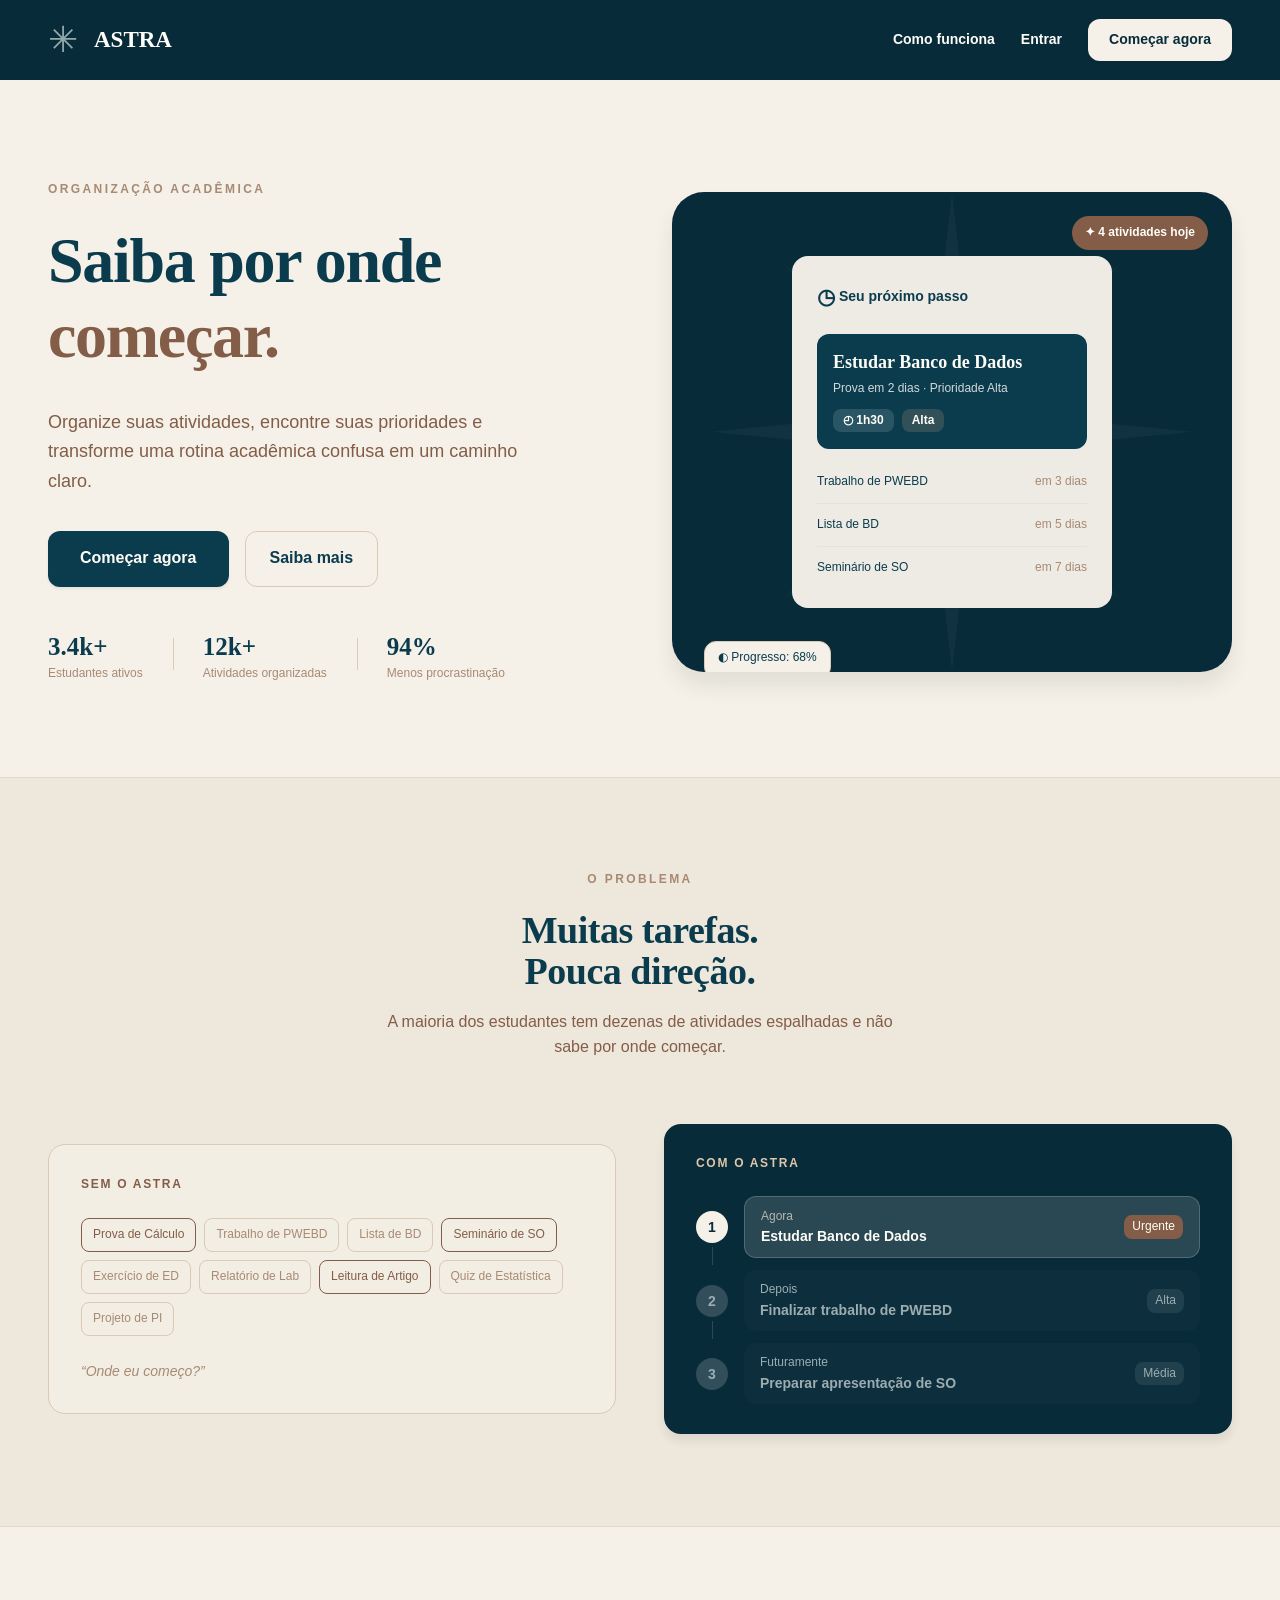
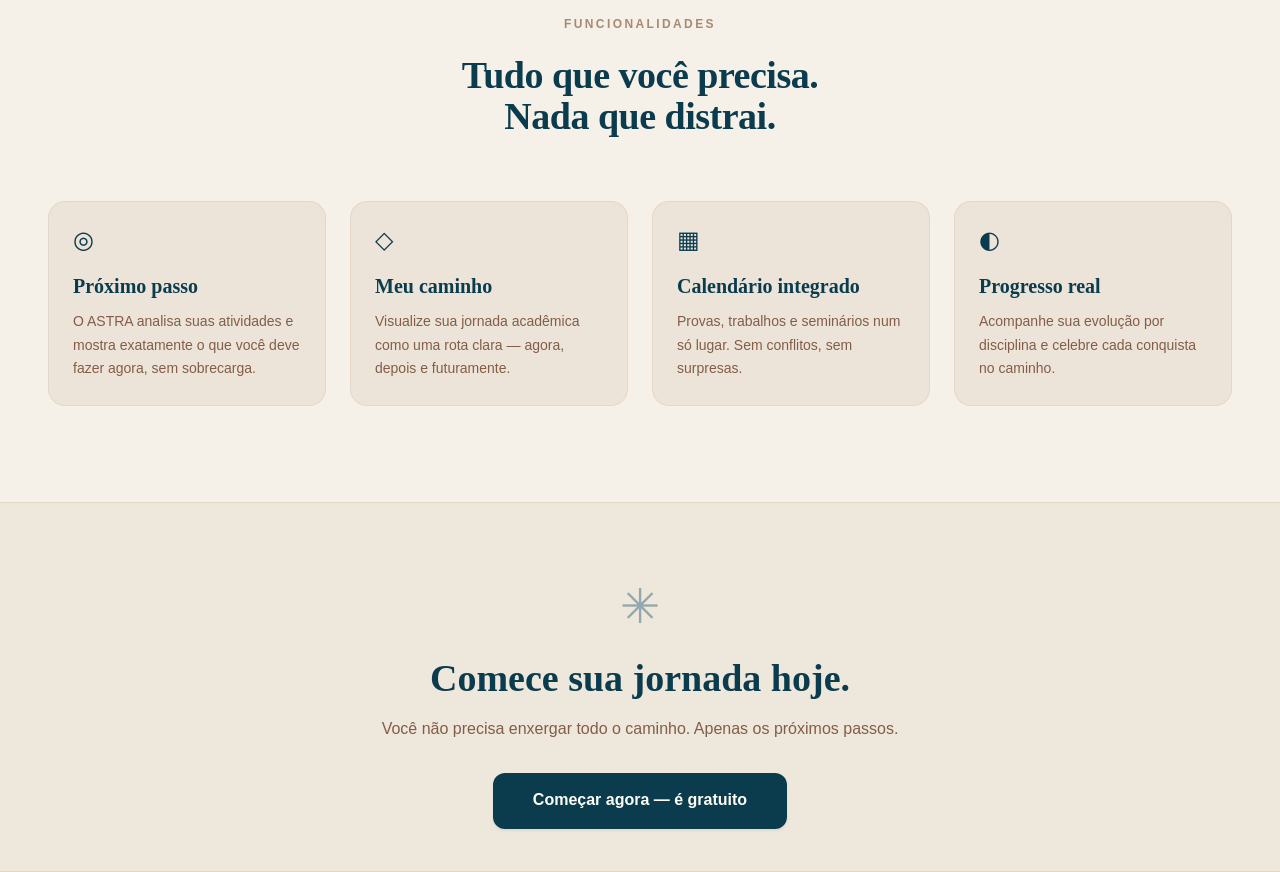
<file: index.html>
<!DOCTYPE html>
<html lang="pt-BR">
<head>
  <meta charset="UTF-8">
  <meta name="viewport" content="width=device-width, initial-scale=1">
  <meta name="description" content="Organize suas atividades, encontre suas prioridades e transforme uma rotina acadêmica confusa em um caminho claro com o ASTRA.">
  <title>ASTRA — Saiba por onde começar</title>
  <link rel="icon" type="image/svg+xml" href="data:image/svg+xml,%3Csvg xmlns='http://www.w3.org/2000/svg' viewBox='0 0 32 32'%3E%3Crect width='32' height='32' rx='7' fill='%23082938'/%3E%3Cpath d='M16 3l2 11 11 2-11 2-2 11-2-11-11-2 11-2z' fill='%23f5f1e9'/%3E%3C/svg%3E">
  <link rel="stylesheet" href="css/style.css">
  <script src="js/script.js" defer></script>
</head>
<body>
  <a class="skip-link" href="#inicio">Pular para o conteúdo</a>
  <header class="header">
    <a href="#inicio" class="brand" aria-label="ASTRA, início"><span class="star" aria-hidden="true">✳</span> ASTRA</a>
    <button class="menu-toggle" aria-controls="navigation" aria-expanded="false" aria-label="Abrir menu"><span></span><span></span><span></span></button>
    <nav id="navigation" aria-label="Menu principal">
      <a href="#funcionalidades">Como funciona</a>
      <a class="nav-login" href="login.html">Entrar</a>
      <a class="button button-light" href="login.html?modo=cadastro">Começar agora</a>
    </nav>
  </header>
  <main>
    <section id="inicio" class="hero container">
      <div class="hero-copy">
        <p class="eyebrow">Organização acadêmica</p>
        <h1>Saiba por onde<br><span>começar.</span></h1>
        <p class="hero-description">Organize suas atividades, encontre suas prioridades e transforme uma rotina acadêmica confusa em um caminho claro.</p>
        <div class="hero-actions"><a class="button" href="login.html?modo=cadastro">Começar agora</a><a class="button button-outline" href="#problema">Saiba mais</a></div>
        <div class="stats" aria-label="Estatísticas ilustrativas do projeto">
          <div><strong>3.4k+</strong><span>Estudantes ativos</span></div>
          <div><strong>12k+</strong><span>Atividades organizadas</span></div>
          <div><strong>94%</strong><span>Menos procrastinação</span></div>
        </div>
      </div>
      <div class="hero-preview" aria-label="Exemplo de organização no ASTRA">
        <div class="compass" aria-hidden="true"></div>
        <span class="activity-badge">✦ 4 atividades hoje</span>
        <div class="next-card">
          <p class="next-heading"><span aria-hidden="true">◷</span> Seu próximo passo</p>
          <div class="current-task"><h3>Estudar Banco de Dados</h3><p>Prova em 2 dias · Prioridade Alta</p><div class="task-tags"><span>◴ 1h30</span><span>Alta</span></div></div>
          <ul class="upcoming"><li><span>Trabalho de PWEBD</span><time>em 3 dias</time></li><li><span>Lista de BD</span><time>em 5 dias</time></li><li><span>Seminário de SO</span><time>em 7 dias</time></li></ul>
        </div>
        <span class="progress-badge">◐ Progresso: 68%</span>
      </div>
    </section>
    <section id="problema" class="problem section">
      <div class="container">
        <div class="section-heading"><p class="eyebrow">O problema</p><h2>Muitas tarefas.<br>Pouca direção.</h2><p>A maioria dos estudantes tem dezenas de atividades espalhadas e não<br class="desktop-break"> sabe por onde começar.</p></div>
        <div class="comparison">
          <article class="without-card"><h3 class="eyebrow">Sem o ASTRA</h3><div class="scattered-tasks"><span class="urgent">Prova de Cálculo</span><span>Trabalho de PWEBD</span><span>Lista de BD</span><span class="urgent">Seminário de SO</span><span>Exercício de ED</span><span>Relatório de Lab</span><span class="urgent">Leitura de Artigo</span><span>Quiz de Estatística</span><span>Projeto de PI</span></div><p class="question">“Onde eu começo?”</p></article>
          <article class="with-card"><h3 class="eyebrow">Com o ASTRA</h3><ol class="path-list"><li class="active"><span class="step-number">1</span><div><span class="step-label">Agora</span><strong>Estudar Banco de Dados</strong><span class="priority">Urgente</span></div></li><li><span class="step-number">2</span><div><span class="step-label">Depois</span><strong>Finalizar trabalho de PWEBD</strong><span class="priority">Alta</span></div></li><li><span class="step-number">3</span><div><span class="step-label">Futuramente</span><strong>Preparar apresentação de SO</strong><span class="priority">Média</span></div></li></ol></article>
        </div>
      </div>
    </section>
    <section id="funcionalidades" class="features section container">
      <div class="section-heading"><p class="eyebrow">Funcionalidades</p><h2>Tudo que você precisa.<br>Nada que distrai.</h2></div>
      <div class="feature-grid">
        <article class="feature"><span class="feature-icon" aria-hidden="true">◎</span><h3>Próximo passo</h3><p>O ASTRA analisa suas atividades e mostra exatamente o que você deve fazer agora, sem sobrecarga.</p></article>
        <article class="feature"><span class="feature-icon" aria-hidden="true">◇</span><h3>Meu caminho</h3><p>Visualize sua jornada acadêmica como uma rota clara — agora, depois e futuramente.</p></article>
        <article class="feature"><span class="feature-icon" aria-hidden="true">▦</span><h3>Calendário integrado</h3><p>Provas, trabalhos e seminários num só lugar. Sem conflitos, sem surpresas.</p></article>
        <article class="feature"><span class="feature-icon" aria-hidden="true">◐</span><h3>Progresso real</h3><p>Acompanhe sua evolução por disciplina e celebre cada conquista no caminho.</p></article>
      </div>
    </section>
    <section class="cta section"><span class="star" aria-hidden="true">✳</span><h2>Comece sua jornada hoje.</h2><p>Você não precisa enxergar todo o caminho. Apenas os próximos passos.</p><a class="button" href="login.html?modo=cadastro">Começar agora — é gratuito</a></section>
  </main>

</body>
</html>
</file>
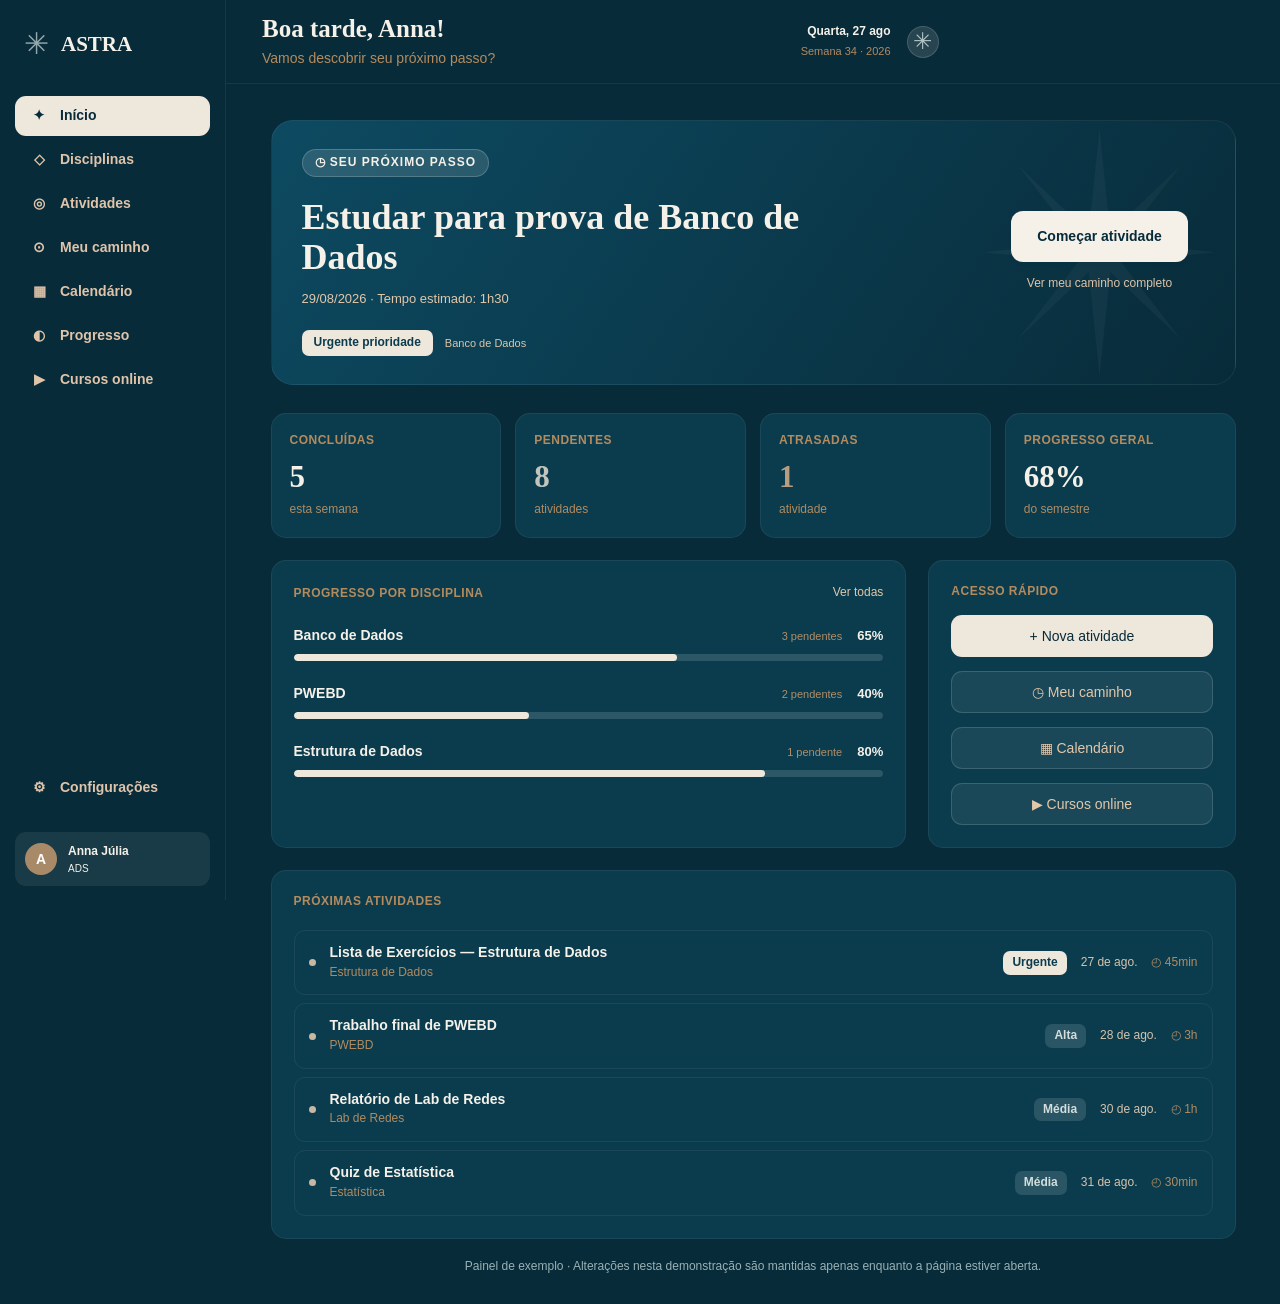
<file: dashboard.html>
<!DOCTYPE html>
<html lang="pt-BR">

<head>
    <meta charset="UTF-8">
    <meta name="viewport" content="width=device-width,initial-scale=1">
    <title>Dashboard — ASTRA</title>
    <meta name="description" content="Veja suas prioridades e o próximo passo da sua jornada acadêmica.">
    <link rel="icon" href="favicon.svg" type="image/svg+xml">
    <link rel="stylesheet" href="css/style.css">
    <link rel="stylesheet" href="css/app.css">
    <link rel="stylesheet" href="css/sections.css">
    <script src="js/data.js" defer></script>
    <script src="js/dashboard.js" defer></script>
</head>

<body class="dashboard-page"><a href="#dashboard-main" class="skip-link">Pular para o conteúdo</a>
    <aside class="sidebar" id="sidebar"><a class="brand" href="index.html"><span class="star"
                aria-hidden="true">✳</span>ASTRA</a>
        <nav aria-label="Navegação do dashboard"><a href="#inicio" data-section="inicio" class="selected"
                aria-current="page"><span>✦</span>Início</a><button
                data-section="disciplinas"><span>◇</span>Disciplinas</button><button
                data-section="atividades"><span>◎</span>Atividades</button><button
                data-section="caminho"><span>⊙</span>Meu caminho</button><button
                data-section="calendario"><span>▦</span>Calendário</button><button
                data-section="progresso"><span>◐</span>Progresso</button><button
                data-section="cursos"><span>▶</span>Cursos online</button></nav>
        <div class="sidebar-bottom"><button class="settings"
                data-section="configuracoes"><span>⚙</span>Configurações</button><a href="login.html" class="profile"
                aria-label="Anna Júlia, voltar ao login"><span class="avatar">A</span><span><strong>Anna
                        Júlia</strong><small>ADS</small></span></a></div>
    </aside>
    <div class="dashboard-shell">
        <header class="dashboard-header"><button class="sidebar-toggle" aria-label="Abrir menu" aria-expanded="false"
                aria-controls="sidebar">☰</button>
            <div>
                <h1>Boa tarde, Anna!</h1>
                <p>Vamos descobrir seu próximo passo?</p>
            </div>
            <div class="date"><strong>Quarta, 27 ago</strong><small>Semana 34 · 2026</small></div><a class="header-star"
                href="index.html" aria-label="Página inicial">✳</a>
        </header>
        <main id="dashboard-main" class="dashboard-main">
            <section class="focus-card">
                <div class="focus-copy">
                    <p class="focus-label">◷ Seu próximo passo</p>
                    <h2>Estudar Banco<br>de Dados</h2>
                    <p class="focus-details"><span>▣ Prova em 2 dias</span><span>◴ Tempo estimado:
                            1h30</span><span>Prof. Rogério</span></p>
                    <div class="focus-tags"><span>Alta prioridade</span><small>Banco de Dados</small></div>
                </div>
                <div class="focus-action">
                    <div class="compass" aria-hidden="true"></div><button class="button button-light"
                        id="start-activity">Começar atividade</button><button class="text-button"
                        data-section="caminho">Ver meu caminho completo</button>
                </div>
            </section>
            <section class="metric-grid" aria-label="Resumo de atividades">
                <article class="panel metric">
                    <h2>Concluídas</h2><strong id="completed-count">5</strong><small>esta semana</small>
                </article>
                <article class="panel metric">
                    <h2>Pendentes</h2><strong id="pending-count">4</strong><small>atividades</small>
                </article>
                <article class="panel metric">
                    <h2>Atrasadas</h2><strong>1</strong><small>atividade</small>
                </article>
                <article class="panel metric">
                    <h2>Progresso geral</h2><strong>68%</strong><small>do semestre</small>
                </article>
            </section>
            <div class="dashboard-middle">
                <section class="panel discipline-panel" id="disciplinas">
                    <div class="panel-heading">
                        <h2>Progresso por disciplina</h2><button class="text-button" data-section="disciplinas">Ver
                            todas</button>
                    </div>
                    <div class="discipline">
                        <div><strong>Banco de Dados</strong><span>3 pendentes <b>65%</b></span></div><progress
                            value="65" max="100" aria-label="Banco de Dados: 65%">65%</progress>
                    </div>
                    <div class="discipline">
                        <div><strong>PWEBD</strong><span>2 pendentes <b>40%</b></span></div><progress value="40"
                            max="100" aria-label="PWEBD: 40%">40%</progress>
                    </div>
                    <div class="discipline">
                        <div><strong>Estrutura de Dados</strong><span>1 pendente <b>80%</b></span></div><progress
                            value="80" max="100" aria-label="Estrutura de Dados: 80%">80%</progress>
                    </div>
                </section>
                <section class="panel quick-access">
                    <h2>Acesso rápido</h2><button class="quick-button primary" id="new-activity">+ Nova
                        atividade</button><button class="quick-button" data-section="caminho">◷ Meu
                        caminho</button><button class="quick-button" data-section="calendario">▦
                        Calendário</button><button class="quick-button" data-section="cursos">▶ Cursos online</button>
                </section>
            </div>
            <section class="panel upcoming-panel" id="atividades">
                <h2>Próximas atividades</h2>
                <ul id="activity-list">
                    <li><span class="task-dot urgent-dot"></span>
                        <div class="task-name"><strong>Lista de Exercícios — ED</strong><small>Estrutura de
                                Dados</small></div><span class="task-priority urgent-priority">Urgente</span><span
                            class="task-date">hoje, 23:59</span><span class="task-duration">◴ 45min</span>
                    </li>
                    <li><span class="task-dot"></span>
                        <div class="task-name"><strong>Trabalho de PWEBD</strong><small>PWEBD</small></div><span
                            class="task-priority high-priority">Alta</span><span class="task-date">28 ago</span><span
                            class="task-duration">◴ 3h</span>
                    </li>
                    <li><span class="task-dot muted-dot"></span>
                        <div class="task-name"><strong>Relatório de Lab</strong><small>Lab de Redes</small></div><span
                            class="task-priority">Média</span><span class="task-date">30 ago</span><span
                            class="task-duration">◴ 1h</span>
                    </li>
                    <li><span class="task-dot muted-dot"></span>
                        <div class="task-name"><strong>Quiz de Estatística</strong><small>Estatística</small></div><span
                            class="task-priority">Média</span><span class="task-date">31 ago</span><span
                            class="task-duration">◴ 30min</span>
                    </li>
                </ul>
            </section>
            <p class="dashboard-demo">Painel de exemplo · Alterações nesta demonstração são mantidas apenas enquanto a
                página estiver aberta.</p>
        </main>
    </div>

    <dialog id="study-dialog" aria-labelledby="study-title"><button class="dialog-close" aria-label="Fechar">×</button>
        <p class="eyebrow">Sessão de estudo</p>
        <h2 id="study-title">Estudar Banco de Dados</h2>
        <p>Prova em 2 dias · Prof. Rogério</p><output id="study-time" aria-label="Tempo de estudo">00:00</output>
        <div class="study-actions"><button class="button button-outline" id="pause-study">Pausar</button><button
                class="button" id="complete-study">Concluir sessão</button></div>
    </dialog>
    <dialog id="info-dialog" aria-labelledby="info-title"><button class="dialog-close" aria-label="Fechar">×</button>
        <h2 id="info-title"></h2>
        <div id="info-content"></div><button class="button" id="close-info">Voltar ao painel</button>
    </dialog>
    <div class="toast" role="status" id="toast" hidden></div>
    <dialog id="subject-dialog" aria-labelledby="subject-dialog-title"><button class="dialog-close"
            aria-label="Fechar">×</button>
        <h2 id="subject-dialog-title">Adicionar disciplina</h2>
        <form id="subject-form"><label for="subject-name">Nome da disciplina</label><input id="subject-name" required
                maxlength="70"><label for="subject-teacher">Professor(a)</label><input id="subject-teacher" required
                maxlength="70"><button class="button" type="submit">Adicionar disciplina</button></form>
    </dialog>
    <dialog id="detail-dialog" aria-labelledby="detail-title"><button class="dialog-close"
            aria-label="Fechar">×</button>
        <h2 id="detail-title"></h2>
        <div id="detail-content"></div>
    </dialog>
</body>

</html>
</file>
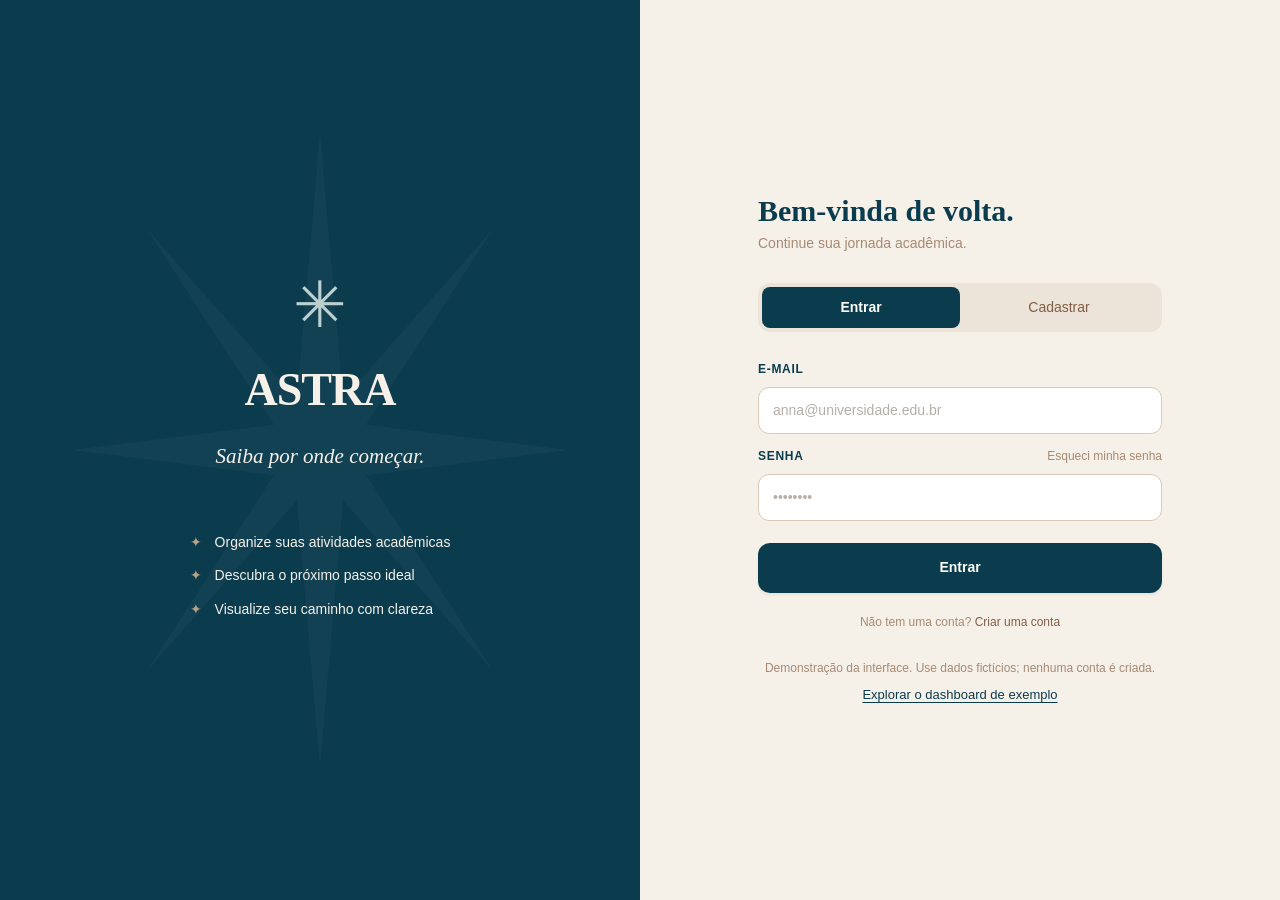
<file: login.html>
<!DOCTYPE html>
<html lang="pt-BR">

<head>
    <meta charset="UTF-8">
    <meta name="viewport" content="width=device-width,initial-scale=1">
    <title>Entrar — ASTRA</title>
    <meta name="description" content="Continue sua jornada acadêmica com o ASTRA.">
    <link rel="icon" href="favicon.svg" type="image/svg+xml">
    <link rel="stylesheet" href="css/style.css">
    <link rel="stylesheet" href="css/app.css">
    <script src="js/login.js" defer></script>
</head>

<body class="login-page">
    <section class="login-brand">
        <div class="compass" aria-hidden="true"></div>
        <div class="login-brand-content"><a class="star" href="index.html" aria-label="Voltar ao início">✳</a><a
                href="index.html">
                <h1>ASTRA</h1>
            </a>
            <p class="brand-motto">Saiba por onde começar.</p>
            <ul>
                <li>Organize suas atividades acadêmicas</li>
                <li>Descubra o próximo passo ideal</li>
                <li>Visualize seu caminho com clareza</li>
            </ul>
        </div>
    </section>
    <main class="login-main">
        <div class="login-form-wrap">
            <h2 id="auth-title">Bem-vinda de volta.</h2>
            <p class="login-subtitle" id="auth-subtitle">Continue sua jornada acadêmica.</p>
            <div class="auth-tabs" role="tablist" aria-label="Acesso à conta"><button id="login-tab" role="tab"
                    aria-selected="true" aria-controls="auth-panel">Entrar</button><button id="register-tab" role="tab"
                    aria-selected="false" aria-controls="auth-panel" tabindex="-1">Cadastrar</button></div>
            <form id="auth-panel" role="tabpanel" aria-labelledby="login-tab">
                <div id="name-field" hidden><label for="name">Nome</label><input id="name" name="name"
                        autocomplete="name" placeholder="Seu nome"></div><label for="email">E-mail</label><input
                    id="email" name="email" type="email" autocomplete="email" placeholder="anna@universidade.edu.br"
                    required>
                <div class="password-label"><label for="password">Senha</label><button type="button"
                        id="forgot-password">Esqueci minha senha</button></div><input id="password" name="password"
                    type="password" autocomplete="current-password" placeholder="••••••••" required
                    minlength="6"><button class="button auth-submit" type="submit" id="submit-label">Entrar</button>
            </form>
            <p class="auth-footer"><span id="footer-label">Não tem uma conta?</span> <button id="switch-auth">Criar uma
                    conta</button></p>
            <p class="demo-note">Demonstração da interface. Use dados fictícios; nenhuma conta é criada.</p><a
                href="dashboard.html" class="demo-link">Explorar o dashboard de exemplo</a>
        </div>
    </main>
    <dialog id="recovery-dialog" aria-labelledby="recovery-title"><button class="dialog-close"
            aria-label="Fechar">×</button>
        <h2 id="recovery-title">Recuperar senha</h2>
        <p>A recuperação de senha estará disponível quando o ASTRA estiver conectado ao backend.</p><button
            class="button" id="close-recovery">Entendi</button>
    </dialog>
</body>

</html>
</file>
<file: css/style.css>
:root {
    --navy: #082b39;
    --blue: #0b3c4e;
    --paper: #f5f1e9;
    --sand: #eee7dc;
    --card: #ece4d8;
    --brown: #835d47;
    --muted: #a88a73;
    --border: #d9c9b6;
    --white: #fffdf8
}

* {
    box-sizing: border-box
}

html {
    scroll-behavior: smooth;
    scroll-padding-top: 100px
}

body {
    margin: 0;
    background: var(--paper);
    color: var(--blue);
    font-family: 'Century Gothic', 'Trebuchet MS', Arial, sans-serif;
    font-size: 16px;
    line-height: 1.65
}

button,
a {
    -webkit-tap-highlight-color: transparent
}

button {
    font: inherit
}

a {
    color: inherit;
    text-decoration: none
}

button {
    cursor: pointer
}

h1,
h2,
h3,
p {
    margin: 0
}

h1,
h2,
h3,
.brand,
.stats strong {
    font-family: Georgia, 'Times New Roman', serif
}

h1,
h2 {
    line-height: 1.08
}

button:focus-visible,
a:focus-visible {
    outline: 3px solid #c7955c;
    outline-offset: 5px
}

.container {
    width: min(1184px, calc(100% - 64px));
    margin-inline: auto
}

.header {
    height: 80px;
    padding: 0 48px;
    background: var(--navy);
    color: var(--white);
    display: flex;
    align-items: center;
    justify-content: space-between
}

.brand {
    display: flex;
    align-items: center;
    gap: 16px;
    font-size: 23px;
    font-weight: 700
}

.star {
    font-size: 36px;
    font-weight: 400;
    line-height: 1;
    color: #93a8ac
}

.header nav {
    display: flex;
    align-items: center;
    gap: 26px;
    font-size: 14px;
    font-weight: 600
}

.header nav>a:hover {
    color: #d7b99d
}

.nav-login {
    background: none;
    border: 0;
    color: inherit;
    padding: 8px 0;
    font-size: 14px;
    font-weight: 600
}

.button {
    display: inline-flex;
    align-items: center;
    justify-content: center;
    min-height: 56px;
    padding: 14px 31px;
    background: var(--blue);
    color: var(--white);
    border: 1px solid transparent;
    border-radius: 12px;
    font-weight: 700;
    font-size: 16px;
    line-height: 1.4;
    box-shadow: 0 2px 3px #082b3912;
    transition: background .2s, transform .2s
}

.button:hover {
    background: #155368;
    transform: translateY(-2px)
}

.button-light {
    background: var(--paper);
    color: var(--navy);
    min-height: 40px;
    padding: 10px 20px;
    font-size: 14px
}

.button-light:hover {
    background: #e6d7c5
}

.button-outline {
    background: transparent;
    border-color: var(--border);
    color: var(--blue);
    padding-inline: 24px;
    box-shadow: none
}

.button-outline:hover {
    background: var(--sand)
}

.hero {
    padding-block: 100px 94px;
    display: grid;
    grid-template-columns: 1fr 1fr;
    gap: 64px;
    align-items: center
}

.eyebrow {
    text-transform: uppercase;
    letter-spacing: 2.4px;
    font-size: 12px;
    font-weight: 700;
    color: var(--muted);
    font-family: 'Trebuchet MS', Arial, sans-serif
}

.hero h1 {
    font-size: 64px;
    letter-spacing: -1.3px;
    margin-top: 24px;
    line-height: 1.17
}

.hero h1 span {
    color: var(--brown)
}

.hero-description {
    max-width: 470px;
    color: var(--brown);
    font-size: 18px;
    line-height: 1.65;
    margin-top: 34px
}

.hero-actions {
    display: flex;
    gap: 16px;
    margin-top: 34px
}

.stats {
    display: flex;
    margin-top: 42px;
    gap: 0
}

.stats>div {
    padding: 0 30px;
    position: relative
}

.stats>div:first-child {
    padding-left: 0
}

.stats>div:last-child {
    padding-right: 0
}

.stats>div+div:before {
    content: '';
    position: absolute;
    left: 0;
    top: 9px;
    width: 1px;
    height: 32px;
    background: var(--border)
}

.stats strong {
    display: block;
    font-size: 25px;
    line-height: 1.4
}

.stats span {
    display: block;
    color: var(--muted);
    font-size: 12px;
    white-space: nowrap
}

.hero-preview {
    height: 480px;
    background: var(--navy);
    border-radius: 32px;
    position: relative;
    display: flex;
    align-items: center;
    justify-content: center;
    overflow: hidden;
    box-shadow: 0 14px 20px #2c302d18
}

.compass {
    position: absolute;
    inset: 0;
    background: #ffffff09;
    clip-path: polygon(50% 0, 54% 42%, 80% 15%, 58% 46%, 93% 50%, 58% 54%, 80% 85%, 54% 58%, 50% 100%, 46% 58%, 20% 85%, 42% 54%, 7% 50%, 42% 46%, 20% 15%, 46% 42%)
}

.activity-badge {
    position: absolute;
    right: 24px;
    top: 24px;
    border-radius: 20px;
    background: var(--brown);
    color: var(--white);
    font-size: 12px;
    font-weight: 700;
    padding: 7px 13px
}

.next-card {
    position: relative;
    width: 320px;
    background: #eeebe4;
    border-radius: 16px;
    padding: 24px 25px
}

.next-heading {
    font-size: 14px;
    font-weight: 700;
    margin-bottom: 20px
}

.next-heading>span {
    font-size: 21px;
    vertical-align: middle;
    color: var(--blue)
}

.current-task {
    padding: 17px 16px;
    background: var(--blue);
    border-radius: 12px;
    color: var(--white)
}

.current-task h3 {
    font-size: 18px;
    line-height: 1.3
}

.current-task p {
    font-size: 12px;
    margin-top: 4px;
    color: #d1d9d9
}

.task-tags {
    display: flex;
    gap: 8px;
    margin-top: 10px;
    font-size: 12px;
    font-weight: 700
}

.task-tags span {
    background: #ffffff20;
    border-radius: 8px;
    padding: 2px 10px
}

.task-tags span+span {
    background: #a88a7340
}

.upcoming {
    list-style: none;
    margin: 12px 0 0;
    padding: 0;
    font-size: 12px
}

.upcoming li {
    display: flex;
    justify-content: space-between;
    gap: 8px;
    padding: 11px 0;
    border-bottom: 1px solid #d9c9b650
}

.upcoming li:last-child {
    border: 0;
    padding-bottom: 6px
}

.upcoming time {
    color: var(--muted);
    white-space: nowrap
}

.progress-badge {
    position: absolute;
    bottom: -7px;
    left: 32px;
    padding: 6px 13px 10px;
    font-size: 12px;
    background: var(--paper);
    border: 1px solid var(--border);
    border-radius: 12px
}

.section {
    padding-block: 92px
}

.problem,
.cta {
    background: var(--sand);
    border-top: 1px solid #d9c9b680;
    border-bottom: 1px solid #d9c9b680
}

.section-heading {
    text-align: center
}

.section-heading h2 {
    font-size: 38px;
    margin-top: 20px;
    letter-spacing: -.5px
}

.section-heading>p:last-child:not(.eyebrow) {
    color: var(--brown);
    margin-top: 18px;
    font-size: 16px;
    line-height: 1.55
}

.comparison {
    display: grid;
    grid-template-columns: 1fr 1fr;
    gap: 48px;
    align-items: center;
    margin-top: 64px
}

.without-card {
    background: #f5f1e9a8;
    border: 1px solid var(--border);
    border-radius: 17px;
    padding: 30px 32px
}

.without-card .eyebrow {
    color: var(--brown);
    letter-spacing: 1.7px
}

.scattered-tasks {
    display: flex;
    gap: 8px;
    flex-wrap: wrap;
    margin-top: 23px
}

.scattered-tasks span {
    border: 1px solid var(--border);
    padding: 6px 11px;
    border-radius: 8px;
    color: var(--muted);
    font-size: 12px
}

.scattered-tasks .urgent {
    color: var(--brown);
    border-color: var(--brown)
}

.question {
    color: var(--muted);
    font-style: italic;
    font-size: 14px;
    margin-top: 24px
}

.with-card {
    background: var(--navy);
    border-radius: 17px;
    padding: 30px 32px;
    color: var(--white);
    box-shadow: 0 7px 10px #2c302d16
}

.with-card .eyebrow {
    color: #dfc6ac;
    letter-spacing: 1.7px
}

.path-list {
    list-style: none;
    margin: 22px 0 0;
    padding: 0;
    display: grid;
    gap: 12px
}

.path-list li {
    display: flex;
    gap: 16px;
    align-items: center;
    color: #9badb1
}

.step-number {
    height: 32px;
    width: 32px;
    flex-shrink: 0;
    border-radius: 50%;
    background: #ffffff2b;
    text-align: center;
    line-height: 32px;
    font-size: 14px;
    font-weight: 700;
    position: relative
}

.path-list li:not(:last-child) .step-number:after {
    content: '';
    position: absolute;
    width: 1px;
    height: 18px;
    background: #ffffff26;
    top: 36px;
    left: 16px
}

.path-list li>div {
    background: #ffffff05;
    border-radius: 12px;
    padding: 10px 16px;
    width: 100%;
    position: relative;
    padding-right: 72px
}

.step-label {
    font-size: 12px;
    display: block
}

.path-list strong {
    font-size: 14px;
    display: block;
    line-height: 1.5
}

.priority {
    position: absolute;
    right: 16px;
    top: 50%;
    transform: translateY(-50%);
    font-size: 12px;
    border-radius: 8px;
    background: #ffffff15;
    padding: 2px 8px
}

.path-list .active {
    color: var(--white)
}

.active .step-number {
    background: var(--paper);
    color: var(--navy)
}

.active>div {
    background: #ffffff23 !important;
    border: 1px solid #ffffff30
}

.active .step-label {
    color: #b5b7ad
}

.active .priority {
    background: var(--brown)
}

.features {
    padding-top: 88px;
    padding-bottom: 96px
}

.feature-grid {
    display: grid;
    grid-template-columns: repeat(4, 1fr);
    gap: 24px;
    margin-top: 64px
}

.feature {
    background: var(--card);
    border: 1px solid #d9c9b67a;
    border-radius: 17px;
    padding: 24px
}

.feature-icon {
    font-size: 24px;
    display: block;
    margin-bottom: 18px;
    line-height: 1.2
}

.feature h3 {
    font-size: 20px;
    margin-bottom: 10px;
    line-height: 1.35
}

.feature p {
    font-size: 14px;
    color: var(--brown);
    line-height: 1.7
}

.cta {
    text-align: center;
    padding: 80px 24px 42px
}

.cta .star {
    display: block;
    font-size: 48px;
    margin-bottom: 27px
}

.cta h2 {
    font-size: 38px
}

.cta p {
    color: var(--brown);
    margin-top: 17px
}

.cta .button {
    margin-top: 30px;
    padding-inline: 39px
}

.menu-toggle {
    display: none
}

.skip-link {
    position: fixed;
    top: -80px;
    left: 16px;
    padding: 10px 18px;
    background: var(--white);
    z-index: 10
}

.skip-link:focus {
    top: 12px
}

dialog {
    max-width: 470px;
    width: calc(100% - 40px);
    border: 1px solid var(--border);
    border-radius: 20px;
    background: var(--paper);
    color: var(--blue);
    padding: 38px;
    text-align: center;
    box-shadow: 0 20px 80px #0003
}

dialog::backdrop {
    background: #082b39aa;
    backdrop-filter: blur(4px)
}

dialog h2 {
    font-size: 30px;
    margin: 20px 0
}

dialog p {
    color: var(--brown);
    margin-bottom: 14px
}

dialog .button {
    margin-top: 12px
}

.dialog-close {
    position: absolute;
    right: 12px;
    top: 6px;
    border: 0;
    background: none;
    font-size: 30px;
    color: var(--brown);
    padding: 4px 10px
}

@media(min-width:1440px) {
    .hero {
        gap: 64px;
        grid-template-columns: 560px 560px
    }
}

@media(max-width:1100px) {
    .hero {
        gap: 35px
    }

    .hero h1 {
        font-size: 54px
    }

    .stats>div {
        padding-inline: 18px
    }

    .stats span {
        font-size: 11px
    }

    .hero-preview {
        height: 450px
    }

    .feature-grid {
        grid-template-columns: repeat(2, 1fr)
    }

    .comparison {
        gap: 24px
    }

    .without-card,
    .with-card {
        padding: 26px 24px
    }
}

@media(max-width:800px) {
    .container {
        width: calc(100% - 40px)
    }

    .header {
        padding-inline: 24px
    }

    .hero {
        grid-template-columns: 1fr;
        padding-block: 60px;
        gap: 45px
    }

    .hero-copy {
        max-width: 560px
    }

    .hero h1 {
        font-size: 58px
    }

    .hero-preview {
        width: 100%;
        max-width: 560px;
        justify-self: center
    }

    .hero-description {
        max-width: 510px
    }

    .stats span {
        font-size: 12px
    }

    .stats>div {
        padding-inline: 28px
    }

    .comparison {
        grid-template-columns: 1fr;
        max-width: 600px;
        margin-inline: auto;
        margin-top: 42px
    }

    .section {
        padding-block: 65px
    }

    .section-heading h2,
    .cta h2 {
        font-size: 34px
    }

    .desktop-break {
        display: none
    }

    .feature-grid {
        margin-top: 40px
    }

    .cta {
        padding-inline: 24px
    }

    .cta .star {
        margin-bottom: 24px
    }
}

@media(max-width:520px) {
    .header {
        height: 72px;
        padding-inline: 20px;
        position: relative
    }

    .brand {
        font-size: 21px;
        gap: 12px
    }

    .menu-toggle {
        display: flex;
        flex-direction: column;
        gap: 5px;
        background: none;
        border: 1px solid #ffffff30;
        border-radius: 8px;
        padding: 11px
    }

    .menu-toggle span {
        width: 21px;
        height: 2px;
        background: var(--paper)
    }

    .header nav {
        display: none;
        position: absolute;
        left: 0;
        right: 0;
        top: 72px;
        background: var(--navy);
        padding: 20px;
        z-index: 5;
        flex-direction: column;
        align-items: stretch;
        gap: 18px;
        box-shadow: 0 10px 15px #0002
    }

    .header nav.is-open {
        display: flex
    }

    .nav-login {
        text-align: left
    }

    .hero h1 {
        font-size: 45px;
        letter-spacing: -.7px
    }

    .hero {
        padding-top: 44px
    }

    .eyebrow {
        font-size: 11px
    }

    .hero-description {
        font-size: 16px;
        margin-top: 25px
    }

    .hero-actions {
        gap: 12px;
        margin-top: 26px
    }

    .button {
        padding-inline: 22px;
        font-size: 14px
    }

    .stats {
        margin-top: 32px;
        justify-content: space-between
    }

    .stats>div {
        padding-inline: 13px
    }

    .stats strong {
        font-size: 23px
    }

    .stats span {
        font-size: 10px;
        white-space: normal;
        line-height: 1.4;
        max-width: 100px
    }

    .hero-preview {
        height: 420px;
        border-radius: 24px
    }

    .next-card {
        width: calc(100% - 48px);
        max-width: 320px;
        padding: 21px
    }

    .activity-badge {
        top: 18px;
        right: 18px
    }

    .section-heading h2,
    .cta h2 {
        font-size: 30px
    }

    .section-heading>p:last-child:not(.eyebrow) {
        font-size: 15px
    }

    .without-card,
    .with-card {
        padding: 25px 20px
    }

    .path-list li {
        gap: 12px
    }

    .path-list li>div {
        padding-left: 12px;
        padding-right: 62px
    }

    .priority {
        right: 10px
    }

    .path-list strong {
        font-size: 13px
    }

    .feature-grid {
        grid-template-columns: 1fr;
        gap: 16px
    }

    .feature {
        padding: 24px
    }

    .feature-icon {
        margin-bottom: 14px
    }

    .feature p {
        font-size: 15px
    }

    .cta p {
        font-size: 15px
    }

    .cta .button {
        padding-inline: 24px
    }

    .cta {
        padding-bottom: 50px
    }

    dialog {
        padding: 35px 24px
    }
}

@media(prefers-reduced-motion:reduce) {
    html {
        scroll-behavior: auto
    }

    *,
    *:before,
    *:after {
        transition: none !important
    }
}
</file>
<file: css/app.css>
.login-page {
    display: grid;
    grid-template-columns: 1fr 1fr;
    min-height: 100vh
}

.login-brand {
    background: var(--blue);
    color: var(--paper);
    position: relative;
    display: flex;
    align-items: center;
    justify-content: center;
    overflow: hidden;
    padding: 60px 30px
}

.login-brand .compass {
    inset: 15% 5%;
    opacity: .8
}

.login-brand-content {
    position: relative;
    text-align: center
}

.login-brand-content .star {
    font-size: 64px;
    color: #bbd0cf;
    display: inline-block;
    margin-bottom: 28px
}

.login-brand h1 {
    font-size: 46px;
    letter-spacing: -1px
}

.brand-motto {
    font-family: Georgia, serif;
    font-style: italic;
    font-size: 21px;
    margin-top: 24px
}

.login-brand ul {
    list-style: none;
    text-align: left;
    margin: 52px auto 0;
    padding: 0;
    width: max-content;
    font-size: 14px;
    line-height: 2.4
}

.login-brand li:before {
    content: '✦';
    color: #bca183;
    margin-right: 13px
}

.login-main {
    display: flex;
    align-items: center;
    justify-content: center;
    padding: 64px 40px
}

.login-form-wrap {
    width: 404px;
    max-width: 100%
}

.login-form-wrap h2 {
    font-size: 30px
}

.login-subtitle {
    font-size: 14px;
    color: var(--muted);
    margin-top: 5px
}

.auth-tabs {
    display: flex;
    padding: 4px;
    background: var(--card);
    border-radius: 12px;
    margin: 28px 0
}

.auth-tabs button {
    width: 50%;
    border: 0;
    background: none;
    border-radius: 8px;
    padding: 9px;
    color: var(--brown);
    font-size: 14px
}

.auth-tabs [aria-selected=true] {
    background: var(--blue);
    color: var(--white);
    font-weight: 700
}

form label {
    display: block;
    font-size: 12px;
    letter-spacing: .7px;
    text-transform: uppercase;
    color: var(--blue);
    font-weight: 700;
    margin: 13px 0 7px
}

input,
select {
    width: 100%;
    min-height: 45px;
    border: 1px solid var(--border);
    border-radius: 11px;
    background: #fff;
    color: var(--blue);
    padding: 11px 14px;
    font: inherit;
    font-size: 14px
}

input::placeholder {
    color: #b6afa7
}

input:focus,
select:focus {
    outline: 2px solid #548b9b;
    outline-offset: 2px
}

.password-label {
    display: flex;
    justify-content: space-between;
    align-items: center;
    margin-top: 13px
}

.password-label label {
    margin-top: 0
}

.password-label button {
    background: none;
    border: 0;
    color: var(--muted);
    font-size: 12px;
    padding: 0 0 7px
}

.auth-submit {
    width: 100%;
    margin-top: 22px;
    min-height: 50px;
    font-size: 14px
}

.auth-footer {
    text-align: center;
    margin-top: 20px;
    color: var(--muted);
    font-size: 12px
}

.auth-footer button {
    border: 0;
    background: none;
    color: var(--brown);
    padding: 0;
    font-size: 12px
}

.demo-note {
    font-size: 12px;
    color: var(--muted);
    text-align: center;
    margin-top: 26px;
    line-height: 1.5
}

.demo-link {
    display: block;
    text-align: center;
    font-size: 13px;
    margin-top: 7px;
    text-decoration: underline;
    text-underline-offset: 3px
}

button:hover.text-button,
.auth-footer button:hover,
.password-label button:hover {
    text-decoration: underline
}

#name-field[hidden] {
    display: none
}

.dashboard-page {
    background: var(--navy);
    color: var(--paper);
    font-size: 14px
}

.sidebar {
    position: fixed;
    left: 0;
    top: 0;
    bottom: 0;
    width: 226px;
    border-right: 1px solid #ffffff10;
    display: flex;
    flex-direction: column;
    padding: 27px 15px 14px;
    background: var(--navy);
    z-index: 20
}

.sidebar .brand {
    font-size: 21px;
    padding-left: 9px;
    gap: 12px
}

.sidebar .star {
    font-size: 30px
}

.sidebar nav {
    display: grid;
    gap: 4px;
    margin-top: 34px
}

.sidebar nav a,
.sidebar nav button,
.settings {
    display: flex;
    align-items: center;
    gap: 15px;
    padding: 10px 18px;
    border: 0;
    border-radius: 11px;
    background: none;
    color: #dfc4aa;
    font-size: 14px;
    font-weight: 600;
    text-align: left;
    min-height: 40px;
    line-height: 1.4
}

.sidebar nav span,
.settings>span {
    width: 12px;
    text-align: center
}

.sidebar nav .selected {
    background: var(--sand);
    color: var(--navy)
}

.sidebar nav button:hover,
.settings:hover {
    background: #ffffff0b
}

.sidebar-bottom {
    margin-top: auto
}

.settings {
    width: 100%;
    margin-bottom: 24px
}

.profile {
    display: flex;
    gap: 11px;
    align-items: center;
    background: #ffffff12;
    border-radius: 11px;
    padding: 10px
}

.avatar {
    display: flex;
    align-items: center;
    justify-content: center;
    background: #a98a68;
    border-radius: 50%;
    width: 32px;
    height: 32px;
    color: white;
    font-size: 14px;
    font-weight: 700
}

.profile strong {
    font-size: 12px;
    display: block
}

.profile small {
    font-size: 10px;
    display: block;
    line-height: 1.4
}

.dashboard-shell {
    margin-left: 226px
}

.dashboard-header {
    height: 84px;
    display: flex;
    align-items: center;
    gap: 16px;
    padding: 16px 36px;
    border-bottom: 1px solid #ffffff10
}

.dashboard-header h1 {
    font-size: 25px;
    line-height: 1.25
}

.dashboard-header p {
    color: #dfc4aa;
    font-size: 14px;
    margin-top: 2px
}

.date {
    margin-left: auto;
    text-align: right;
    line-height: 1.5
}

.date strong {
    display: block;
    font-size: 12px
}

.date small {
    color: #b08b62;
    font-size: 11px
}

.header-star {
    background: #ffffff20;
    border: 1px solid #ffffff25;
    border-radius: 50%;
    height: 32px;
    width: 32px;
    display: flex;
    align-items: center;
    justify-content: center;
    color: #b1c5c6;
    font-size: 23px
}

.sidebar-toggle {
    display: none
}

.dashboard-main {
    max-width: 1037px;
    margin: 0 auto;
    padding: 36px 36px 28px
}

.focus-card {
    border: 1px solid #ffffff10;
    border-radius: 22px;
    min-height: 260px;
    padding: 28px 30px;
    background: linear-gradient(125deg, #0d4a61, #082b39);
    display: flex;
    justify-content: space-between;
    gap: 22px;
    overflow: hidden
}

.focus-label {
    display: inline-block;
    background: #ffffff20;
    border: 1px solid #ffffff30;
    border-radius: 22px;
    font-size: 12px;
    font-weight: 700;
    text-transform: uppercase;
    letter-spacing: 1px;
    padding: 3px 12px
}

.focus-copy h2 {
    font-size: 36px;
    line-height: 1.12;
    margin-top: 20px
}

.focus-details {
    display: flex;
    gap: 17px;
    align-items: center;
    font-size: 13px;
    margin-top: 11px;
    color: #e2c7aa;
    flex-wrap: wrap
}

.focus-details span+span:before {
    content: '·';
    margin-right: 17px;
    color: #718d93
}

.focus-tags {
    display: flex;
    gap: 12px;
    align-items: center;
    margin-top: 20px
}

.focus-tags>span {
    font-size: 12px;
    color: var(--blue);
    background: var(--sand);
    border-radius: 7px;
    padding: 3px 12px;
    font-weight: 700
}

.focus-tags small {
    color: #dfc4aa;
    font-size: 11px
}

.focus-action {
    display: flex;
    flex-direction: column;
    justify-content: center;
    align-items: center;
    position: relative;
    min-width: 210px
}

.focus-action .compass {
    inset: -20px -30px
}

.focus-action button {
    position: relative
}

.focus-action .button {
    font-size: 14px;
    min-height: 51px;
    padding-inline: 25px
}

.text-button {
    background: none;
    border: 0;
    padding: 0;
    color: inherit;
    font-size: 12px
}

.focus-action .text-button {
    margin-top: 12px;
    color: #dfc4aa
}

.panel {
    background: var(--blue);
    border: 1px solid #ffffff10;
    border-radius: 15px;
    padding: 22px
}

.panel h2 {
    font-family: 'Trebuchet MS', Arial, sans-serif;
    color: #b48b5e;
    font-size: 12px;
    text-transform: uppercase;
    letter-spacing: .5px;
    font-weight: 700;
    line-height: 1.4
}

.metric-grid {
    display: grid;
    grid-template-columns: repeat(4, 1fr);
    gap: 14px;
    margin-top: 28px
}

.metric {
    padding: 18px
}

.metric>strong {
    display: block;
    font-family: Georgia, serif;
    font-size: 31px;
    line-height: 1.1;
    margin-top: 12px
}

.metric>small {
    color: #b08b62;
    font-size: 12px;
    display: block;
    margin-top: 5px
}

.metric:nth-child(2)>strong {
    color: #c3c5bd
}

.metric:nth-child(3)>strong {
    color: #b79c80
}

.dashboard-middle {
    display: grid;
    grid-template-columns: 2.07fr 1fr;
    gap: 22px;
    margin-top: 22px
}

.panel-heading {
    display: flex;
    justify-content: space-between;
    gap: 15px;
    align-items: center
}

.panel-heading button {
    color: #e2c7aa;
    white-space: nowrap
}

.discipline {
    margin-top: 21px
}

.discipline>div {
    display: flex;
    align-items: center;
    justify-content: space-between;
    gap: 12px;
    font-size: 14px
}

.discipline span {
    color: #b18e69;
    font-size: 11px;
    white-space: nowrap
}

.discipline b {
    color: var(--paper);
    font-size: 13px;
    margin-left: 12px
}

progress {
    display: block;
    appearance: none;
    width: 100%;
    height: 7px;
    border: 0;
    background: #ffffff12;
    border-radius: 6px;
    overflow: hidden;
    margin-top: 7px
}

progress::-webkit-progress-bar {
    background: #ffffff12;
    border-radius: 6px
}

progress::-webkit-progress-value {
    background: var(--sand);
    border-radius: 6px
}

progress::-moz-progress-bar {
    background: var(--sand);
    border-radius: 6px
}

.quick-access {
    display: flex;
    flex-direction: column;
    gap: 14px
}

.quick-button {
    border: 1px solid #ffffff25;
    background: #ffffff10;
    border-radius: 11px;
    color: #e2c7aa;
    min-height: 42px;
    font-size: 14px
}

.quick-button:hover {
    background: #ffffff20
}

.quick-button.primary {
    background: var(--sand);
    color: var(--navy);
    border: 0;
    margin-top: 1px
}

.upcoming-panel {
    margin-top: 22px
}

.upcoming-panel ul {
    list-style: none;
    margin: 20px 0 0;
    padding: 0;
    display: grid;
    gap: 8px
}

.upcoming-panel li {
    border: 1px solid #ffffff10;
    border-radius: 11px;
    display: flex;
    gap: 14px;
    align-items: center;
    padding: 12px 14px;
    min-height: 62px
}

.task-dot {
    width: 7px;
    height: 7px;
    background: #c6b8a2;
    flex-shrink: 0;
    border-radius: 50%
}

.urgent-dot {
    background: var(--paper)
}

.muted-dot {
    background: #a98862
}

.task-name {
    margin-right: auto;
    min-width: 0
}

.task-name strong {
    display: block;
    font-size: 14px;
    line-height: 1.4;
    overflow-wrap: anywhere
}

.task-name small {
    display: block;
    font-size: 12px;
    color: #b08b62
}

.task-priority {
    font-size: 12px;
    border-radius: 7px;
    background: #ffffff20;
    padding: 2px 9px;
    color: #d3dedd;
    font-weight: 700;
    white-space: nowrap
}

.urgent-priority {
    background: var(--sand);
    color: var(--blue)
}

.high-priority {
    background: #ffffff40;
    color: var(--blue)
}

.task-date {
    color: #d7c3ad;
    font-size: 12px;
    white-space: nowrap
}

.task-duration {
    color: #b08b62;
    font-size: 12px;
    white-space: nowrap
}

.dashboard-demo {
    font-size: 12px;
    color: #98b1b6;
    margin-top: 18px;
    text-align: center
}

.dashboard-page dialog h2 {
    margin-top: 0
}

.dashboard-page dialog form {
    text-align: left
}

.dashboard-page dialog form .button {
    width: 100%
}

.dashboard-page dialog {
    max-height: 90vh;
    overflow: auto
}

.dashboard-page dialog .dialog-close {
    z-index: 1
}

#study-time {
    display: block;
    font-family: Georgia, serif;
    font-size: 52px;
    margin: 24px 0
}

.study-actions {
    display: flex;
    gap: 12px;
    justify-content: center
}

.study-actions .button {
    padding-inline: 18px
}

.toast {
    position: fixed;
    bottom: 22px;
    left: 50%;
    transform: translateX(-50%);
    padding: 13px 22px;
    background: var(--paper);
    color: var(--blue);
    border-radius: 12px;
    box-shadow: 0 5px 30px #0004;
    z-index: 30;
    font-size: 14px;
    width: max-content;
    max-width: calc(100% - 40px)
}

.info-list {
    text-align: left;
    padding-left: 22px;
    color: var(--brown)
}

.info-list li {
    margin: 10px 0
}

.info-table {
    width: 100%;
    border-collapse: collapse;
    text-align: left;
    color: var(--brown);
    font-size: 14px
}

.info-table td,
.info-table th {
    padding: 9px;
    border-bottom: 1px solid var(--border)
}

@media(min-width:1500px) {
    .dashboard-main {
        max-width: 1037px
    }

    .dashboard-header h1 {
        font-size: 25px
    }
}

@media(max-width:1150px) {
    .sidebar {
        width: 200px
    }

    .dashboard-shell {
        margin-left: 200px
    }

    .dashboard-main {
        padding: 28px 24px
    }

    .focus-card {
        padding: 25px
    }

    .focus-action {
        min-width: 170px
    }

    .focus-copy h2 {
        font-size: 32px
    }

    .focus-details {
        gap: 7px;
        display: grid
    }

    .focus-details span+span:before {
        display: none
    }

    .dashboard-middle {
        grid-template-columns: 1.6fr 1fr
    }

    .discipline span {
        font-size: 10px
    }
}

@media(max-width:900px) {
    .sidebar {
        width: 180px;
        padding-inline: 10px
    }

    .sidebar nav a,
    .sidebar nav button {
        padding-inline: 12px
    }

    .dashboard-shell {
        margin-left: 180px
    }

    .dashboard-header {
        padding-inline: 24px
    }

    .dashboard-main {
        padding: 24px 20px
    }

    .focus-card {
        flex-direction: column
    }

    .focus-action {
        align-items: flex-start;
        min-height: 70px
    }

    .focus-action .compass {
        display: none
    }

    .focus-copy h2 br {
        display: none
    }

    .focus-copy h2 {
        font-size: 30px
    }

    .focus-details {
        display: flex;
        gap: 10px
    }

    .metric-grid {
        grid-template-columns: repeat(2, 1fr)
    }

    .dashboard-middle {
        grid-template-columns: 1fr
    }

    .discipline-panel {
        padding-bottom: 28px
    }

    .task-duration {
        display: none
    }

    .login-main {
        padding-inline: 28px
    }

    .login-brand h1 {
        font-size: 40px
    }

    .login-brand ul {
        font-size: 12px
    }
}

@media(max-width:640px) {
    .login-page {
        grid-template-columns: 1fr
    }

    .login-brand {
        min-height: 200px;
        padding: 30px 20px
    }

    .login-brand .compass {
        inset: -40% 5%
    }

    .login-brand-content .star {
        font-size: 32px;
        margin-bottom: 10px
    }

    .login-brand h1 {
        font-size: 34px
    }

    .brand-motto {
        font-size: 17px;
        margin-top: 10px
    }

    .login-brand ul {
        display: none
    }

    .login-main {
        padding: 40px 24px
    }

    .login-form-wrap h2 {
        font-size: 28px
    }

    .sidebar {
        width: 226px;
        transform: translateX(-100%);
        transition: transform .2s;
        box-shadow: 12px 0 25px #0004
    }

    .sidebar.is-open {
        transform: translateX(0)
    }

    .dashboard-shell {
        margin-left: 0
    }

    .sidebar-toggle {
        display: block;
        background: none;
        border: 1px solid #ffffff25;
        color: var(--paper);
        padding: 4px 9px;
        border-radius: 8px;
        font-size: 20px
    }

    .dashboard-header {
        padding: 16px;
        gap: 12px;
        height: auto;
        min-height: 84px
    }

    .dashboard-header h1 {
        font-size: 21px
    }

    .dashboard-header p {
        font-size: 12px
    }

    .date {
        display: none
    }

    .header-star {
        margin-left: auto;
        flex-shrink: 0
    }

    .dashboard-main {
        padding: 22px 16px
    }

    .focus-card {
        border-radius: 17px;
        padding: 22px
    }

    .focus-copy h2 {
        font-size: 30px
    }

    .focus-details {
        font-size: 12px;
        gap: 4px;
        display: grid
    }

    .metric-grid {
        gap: 12px;
        margin-top: 18px
    }

    .metric {
        padding: 17px
    }

    .metric h2 {
        font-size: 11px
    }

    .metric>strong {
        font-size: 30px
    }

    .dashboard-middle {
        gap: 18px;
        margin-top: 18px
    }

    .panel {
        padding: 20px
    }

    .discipline>div {
        font-size: 13px
    }

    .discipline b {
        margin-left: 7px
    }

    .upcoming-panel {
        margin-top: 18px
    }

    .upcoming-panel li {
        flex-wrap: wrap;
        gap: 6px 10px;
        padding: 12px
    }

    .task-name {
        flex-basis: calc(100% - 25px)
    }

    .task-priority {
        margin-left: 17px
    }

    .task-date {
        margin-left: auto
    }

    .task-duration {
        display: block
    }

    .study-actions {
        flex-direction: column
    }

    .dashboard-demo {
        font-size: 11px
    }

    .profile small {
        font-size: 11px
    }
}
</file>
<file: css/sections.css>
[hidden] {
    display: none !important
}

#header-action {
    margin-left: auto
}

#header-action .button {
    font-size: 13px;
    min-height: 40px;
    padding: 10px 18px
}

.dashboard-header>div:first-of-type p {
    color: #b48b5e
}

.sidebar nav button.selected {
    background: var(--sand);
    color: var(--navy)
}

.section-disciplinas,
.section-atividades {
    max-width: 1037px
}

.subject-grid {
    display: grid;
    grid-template-columns: repeat(3, 1fr);
    gap: 18px
}

.subject-card {
    text-align: left;
    color: var(--paper);
    padding: 22px;
    min-height: 216px;
    transition: border-color .2s
}

.subject-card:hover {
    border-color: #ffffff50
}

.subject-line {
    display: block;
    width: 36px;
    height: 4px;
    border-radius: 3px;
    background: var(--sand);
    margin-bottom: 20px
}

.subject-card:nth-child(even) .subject-line {
    background: #c7bba7
}

.subject-card h2 {
    font-family: Georgia, serif;
    font-size: 19px;
    text-transform: none;
    letter-spacing: 0;
    color: var(--paper);
    line-height: 1.3
}

.subject-card>p {
    font-size: 12px;
    color: #b48b5e;
    margin-top: 4px
}

.subject-numbers {
    display: grid;
    grid-template-columns: repeat(3, 1fr);
    gap: 8px;
    align-items: center;
    text-align: left;
    margin-top: 21px
}

.subject-numbers div:nth-child(2) {
    text-align: center
}

.subject-numbers div:last-child {
    text-align: right
}

.subject-numbers strong {
    display: block;
    font-family: Georgia, serif;
    font-size: 21px;
    line-height: 1.3
}

.subject-numbers div:last-child strong {
    font-size: 16px
}

.subject-numbers div:nth-child(2) strong {
    color: #d2b99d
}

.subject-numbers small {
    display: block;
    font-size: 11px;
    color: #b48b5e
}

.subject-progress {
    display: flex;
    justify-content: space-between;
    font-size: 12px;
    margin-top: 18px;
    color: #b48b5e
}

.subject-progress b {
    color: var(--paper)
}

.add-subject-card {
    border: 1px dashed #ffffff25;
    background: none;
    color: #b48b5e;
    border-radius: 15px;
    min-height: 216px;
    display: flex;
    align-items: center;
    justify-content: center;
    flex-direction: column;
    gap: 12px;
    font-size: 14px
}

.add-subject-card>span {
    border: 1px dashed #ffffff25;
    color: #56818f;
    border-radius: 50%;
    width: 36px;
    height: 36px;
    display: grid;
    place-items: center;
    font-size: 20px
}

.add-subject-card:hover {
    background: #ffffff05
}

.activity-toolbar {
    display: flex;
    gap: 20px;
    justify-content: space-between;
    align-items: center;
    margin-bottom: 22px
}

.filter-tabs {
    display: flex;
    gap: 4px;
    background: var(--blue);
    border: 1px solid #ffffff10;
    border-radius: 11px;
    padding: 4px;
    flex-wrap: wrap
}

.filter-tabs button {
    background: none;
    border: 0;
    color: #d4b697;
    padding: 8px 13px;
    border-radius: 7px;
    white-space: nowrap;
    font-size: 13px;
    line-height: 1.4
}

.filter-tabs button.active {
    background: var(--sand);
    color: var(--navy)
}

.filter-tabs button:hover {
    background: #ffffff20
}

.filter-tabs button.active:hover {
    background: var(--paper)
}

.filter-tabs button span {
    font-size: 11px;
    background: #ffffff15;
    padding: 2px 4px;
    border-radius: 4px;
    margin-left: 3px
}

.filter-tabs button.active span {
    background: #082b3920
}

.sort-label {
    display: flex;
    align-items: center;
    gap: 10px;
    white-space: nowrap;
    font-size: 11px;
    color: #b48b5e
}

.sort-label select {
    width: 138px;
    color: var(--paper);
    background: var(--blue);
    border-color: #ffffff20;
    min-height: 36px;
    padding: 7px 10px
}

.activity-rows {
    display: grid;
    gap: 8px
}

.activity-row {
    display: grid;
    grid-template-columns: 9px minmax(190px, 2fr) minmax(80px, .8fr) minmax(130px, 1.2fr) auto auto auto;
    gap: 16px;
    align-items: center;
    text-align: left;
    width: 100%;
    color: var(--paper);
    min-height: 66px;
    padding: 14px 18px
}

.activity-row:hover {
    border-color: #ffffff40
}

.activity-row .task-name strong {
    font-size: 13px
}

.activity-row .task-name small {
    font-size: 11px
}

.activity-type {
    font-size: 12px;
    color: #d9bfa4
}

.activity-date {
    font-size: 12px
}

.activity-row .task-priority {
    justify-self: end;
    font-size: 11px
}

.activity-row .task-duration {
    display: block;
    font-size: 11px
}

.activity-row.completed .task-name strong {
    text-decoration: line-through;
    color: #b48b5e
}

.empty-state {
    padding: 36px;
    text-align: center;
    color: #c3b9aa;
    background: var(--blue);
    border: 1px dashed #ffffff25;
    border-radius: 15px
}

.section-caminho {
    max-width: 740px
}

.path-intro {
    text-align: center;
    margin: 2px 0 43px
}

.path-intro .star {
    font-size: 37px;
    display: block;
    margin-bottom: 22px
}

.path-intro p {
    font-family: Georgia, serif;
    font-style: italic;
    font-size: 19px;
    color: #d2b99d;
    line-height: 1.5
}

.journey {
    list-style: none;
    margin: 0;
    padding: 0 0 0 64px;
    position: relative
}

.journey:before {
    content: '';
    position: absolute;
    top: 0;
    bottom: 0;
    left: 14px;
    width: 1px;
    background: #ffffff12
}

.journey-step {
    margin-bottom: 22px;
    position: relative
}

.journey-step:before {
    content: '';
    position: absolute;
    left: -58px;
    top: 18px;
    width: 16px;
    height: 16px;
    border: 1px solid #c0cfcf;
    border-radius: 50%;
    background: var(--navy)
}

.journey-step.now:before {
    background: var(--sand);
    border: 5px solid var(--sand);
    box-shadow: 0 0 15px #ffffff25;
    width: 8px;
    height: 8px
}

.journey-step.now:after {
    content: '';
    position: absolute;
    left: -53px;
    top: 23px;
    width: 8px;
    height: 8px;
    background: var(--navy);
    border-radius: 50%
}

.journey-step .panel {
    padding: 22px
}

.journey-step h2 {
    font-family: Georgia, serif;
    text-transform: none;
    letter-spacing: 0;
    font-size: 21px;
    color: var(--paper);
    line-height: 1.3;
    margin-top: 7px
}

.journey-meta {
    display: flex;
    align-items: center;
    justify-content: space-between
}

.journey-meta p {
    font-size: 12px;
    text-transform: uppercase;
    letter-spacing: 2px;
    color: #b48b5e;
    font-weight: 700
}

.journey-sub {
    display: flex;
    justify-content: space-between;
    gap: 15px;
    font-size: 12px;
    color: #b48b5e;
    margin-top: 3px
}

.journey-description {
    font-size: 12px;
    color: #a3917b;
    margin-top: 13px
}

.journey-step.now .panel {
    background: var(--sand);
    color: var(--navy)
}

.journey-step.now h2 {
    color: var(--navy)
}

.journey-step.now .task-priority {
    background: var(--navy);
    color: var(--white)
}

.journey-step.now .journey-description,
.journey-step.now .journey-sub {
    color: var(--brown)
}

.journey-actions {
    display: flex;
    gap: 12px;
    border-top: 1px solid var(--border);
    padding-top: 18px;
    margin-top: 18px
}

.journey-actions .button {
    min-height: 38px;
    font-size: 13px;
    padding: 10px 18px;
    border-radius: 10px
}

.restore-path {
    display: block;
    margin: 20px auto;
    color: #d2b99d
}

.calendar-layout {
    display: grid;
    grid-template-columns: 2.08fr 1fr;
    gap: 22px
}

.calendar-legend {
    font-size: 11px;
    color: #b48b5e
}

.month-panel {
    padding: 24px;
    min-height: 552px
}

.month-nav {
    display: flex;
    align-items: center;
    justify-content: space-between;
    margin-bottom: 25px
}

.month-nav h2 {
    font-family: Georgia, serif;
    color: var(--paper);
    text-transform: capitalize;
    font-size: 19px;
    letter-spacing: 0
}

.month-nav button {
    background: none;
    border: 0;
    color: var(--paper);
    padding: 2px 12px;
    font-size: 22px
}

.weekdays,
.month-grid {
    display: grid;
    grid-template-columns: repeat(7, minmax(0, 1fr));
    gap: 3px
}

.weekdays {
    color: #b48b5e;
    text-align: center;
    font-weight: 700;
    font-size: 12px;
    margin-bottom: 12px
}

.calendar-day {
    border: 0;
    background: none;
    color: #d5c1a8;
    border-radius: 12px;
    height: 78px;
    padding: 12px 0;
    align-self: stretch;
    font-size: 12px;
    display: flex;
    flex-direction: column;
    align-items: center;
    gap: 4px
}

.calendar-day:hover {
    background: #ffffff10
}

.calendar-day.selected-day {
    background: var(--sand);
    color: var(--navy)
}

.day-dots {
    display: flex;
    gap: 3px
}

.event-dot {
    height: 6px;
    width: 6px;
    border-radius: 50%;
    background: #8da7ac;
    display: inline-block;
    flex-shrink: 0
}

.type-prova {
    background: var(--paper)
}

.type-seminario {
    background: #b48b5e
}

.type-trabalho {
    background: #c3ac8e
}

.selected-day .event-dot {
    background: var(--brown)
}

.calendar-agenda h2 {
    font-family: Georgia, serif;
    font-size: 19px;
    text-transform: none;
    letter-spacing: 0;
    color: var(--paper)
}

.calendar-agenda>p {
    font-size: 12px;
    color: #b48b5e;
    margin-top: 5px
}

.day-agenda {
    min-height: 175px;
    display: flex;
    flex-direction: column;
    align-items: center;
    justify-content: center;
    gap: 12px;
    color: #b48b5e;
    font-size: 14px
}

.free-day-icon {
    color: #346779;
    font-size: 24px
}

.next-events {
    border-top: 1px solid #ffffff10;
    padding-top: 22px;
    margin-top: 20px
}

.next-events h3 {
    font-family: 'Trebuchet MS', Arial, sans-serif;
    font-size: 12px;
    text-transform: uppercase;
    letter-spacing: .4px;
    color: #b48b5e;
    margin-bottom: 12px
}

.agenda-event {
    background: none;
    border: 0;
    color: var(--paper);
    text-align: left;
    display: flex;
    align-items: center;
    gap: 12px;
    padding: 7px 0;
    width: 100%
}

.agenda-event strong {
    display: block;
    font-size: 12px;
    line-height: 1.5
}

.agenda-event small {
    display: block;
    color: #b48b5e;
    font-size: 11px;
    line-height: 1.4
}

.section-progresso {
    max-width: 922px
}

.progress-banner {
    display: flex;
    justify-content: space-between;
    align-items: center;
    gap: 24px;
    background: var(--sand);
    border-radius: 15px;
    color: var(--navy);
    padding: 25px;
    min-height: 112px
}

.progress-banner h2 {
    font-size: 21px;
    line-height: 1.3
}

.progress-banner p {
    font-size: 13px;
    color: var(--brown);
    margin-top: 4px
}

.progress-banner>div:last-child {
    text-align: center;
    flex-shrink: 0
}

.progress-banner strong {
    font-family: Georgia, serif;
    font-size: 47px;
    line-height: 1.1;
    display: block
}

.progress-banner small {
    display: block;
    font-size: 11px;
    color: var(--brown)
}

.progress-metrics {
    grid-template-columns: repeat(3, 1fr)
}

.progress-metrics .metric {
    padding: 22px
}

.progress-metrics .metric strong {
    font-size: 46px
}

.progress-columns {
    display: grid;
    grid-template-columns: 1fr 1fr;
    gap: 22px;
    margin-top: 28px
}

.weekly-panel,
.progress-by-subject {
    min-height: 302px;
    padding: 23px
}

.weekly-chart {
    display: grid;
    grid-template-columns: repeat(7, 1fr);
    gap: 7px;
    align-items: end;
    margin-top: 20px;
    min-height: 110px
}

.weekly-chart>div {
    display: flex;
    flex-direction: column;
    justify-content: flex-end;
    text-align: center;
    gap: 7px
}

.weekly-chart .bar {
    display: block;
    border-radius: 7px;
    background: #8da5a9
}

.weekly-chart>div:nth-child(even) .bar {
    background: #698990
}

.weekly-chart .bar.highlight {
    background: var(--sand)
}

.weekly-chart small {
    color: #b48b5e;
    font-size: 11px
}

.weekly-total {
    display: flex;
    justify-content: space-between;
    border-top: 1px solid #ffffff10;
    margin-top: 16px;
    padding-top: 15px;
    font-size: 11px;
    color: #b48b5e
}

.weekly-total strong {
    color: var(--paper)
}

.progress-by-subject .discipline {
    margin-top: 14px
}

.progress-by-subject .discipline strong,
.progress-by-subject .discipline b {
    font-size: 12px
}

.progress-by-subject progress {
    height: 6px;
    margin-top: 4px
}

.section-cursos {
    max-width: 1153px
}

.free-count {
    display: inline-block;
    border: 1px solid #ffffff20;
    background: #ffffff10;
    border-radius: 10px;
    padding: 10px 16px;
    font-size: 12px;
    color: #b48b5e
}

.course-feature {
    display: flex;
    gap: 30px;
    justify-content: space-between;
    align-items: center;
    background: linear-gradient(115deg, #0e4f69, #0b3c4e);
    padding: 25px;
    margin-bottom: 28px;
    min-height: 160px
}

.course-feature .eyebrow {
    color: #d7bb9b;
    font-size: 12px;
    letter-spacing: 1px
}

.course-feature h2 {
    font-family: Georgia, serif;
    text-transform: none;
    letter-spacing: 0;
    font-size: 25px;
    color: var(--paper);
    margin-top: 6px
}

.course-feature>div>p:not(.eyebrow) {
    font-size: 13px;
    color: #d7bb9b;
    margin-top: 3px
}

.course-feature .button {
    font-size: 14px;
    flex-shrink: 0;
    min-height: 48px;
    padding-inline: 22px
}

.course-tags {
    display: flex;
    flex-wrap: wrap;
    gap: 6px;
    margin-top: 14px
}

.course-tags span {
    font-size: 11px;
    border: 1px solid #ffffff20;
    color: #d8c2a9;
    padding: 2px 7px;
    border-radius: 5px;
    line-height: 1.4
}

.course-feature .course-tags span {
    background: #ffffff20;
    border: 0;
    color: var(--paper);
    font-weight: 700;
    padding: 4px 9px
}

.course-toolbar {
    display: flex;
    gap: 16px;
    align-items: center
}

.course-search {
    position: relative;
    width: 345px;
    flex-shrink: 0
}

.course-search span {
    position: absolute;
    left: 15px;
    top: 3px;
    font-size: 25px;
    color: var(--paper)
}

.course-search input {
    background: var(--blue);
    border-color: #ffffff20;
    color: var(--paper);
    padding-left: 36px;
    min-height: 41px;
    border-radius: 11px
}

.course-search input::placeholder {
    color: #638590
}

.course-filters {
    width: max-content
}

.course-count {
    font-size: 12px;
    color: #b48b5e;
    margin: 20px 0 16px
}

.course-grid {
    display: grid;
    grid-template-columns: repeat(3, 1fr);
    gap: 18px
}

.course-card {
    padding: 22px;
    display: flex;
    flex-direction: column
}

.course-badges {
    display: flex;
    justify-content: space-between;
    gap: 8px
}

.course-badges .task-priority {
    font-size: 11px
}

.course-card h2 {
    font-family: Georgia, serif;
    font-size: 17px;
    text-transform: none;
    letter-spacing: 0;
    color: var(--paper);
    margin-top: 16px;
    line-height: 1.3
}

.course-provider {
    font-size: 11px;
    color: #b48b5e;
    margin-top: 4px
}

.course-description {
    font-size: 12px;
    color: #e0c9b2;
    line-height: 1.65;
    margin-top: 15px;
    flex-grow: 1
}

.course-card .course-tags {
    margin-top: 15px
}

.course-meta {
    display: flex;
    gap: 10px;
    justify-content: space-between;
    border-top: 1px solid #ffffff10;
    margin-top: 16px;
    padding-top: 8px;
    align-items: center
}

.course-meta strong {
    font-size: 11px;
    white-space: nowrap
}

.course-meta strong span {
    color: #c9ae8a
}

.course-meta small {
    font-size: 10px;
    color: #b48b5e
}

.course-card .quick-button {
    margin-top: 14px;
    display: flex;
    align-items: center;
    justify-content: center;
    font-weight: 700;
    min-height: 38px;
    font-size: 13px
}

.detail-actions {
    display: flex;
    gap: 12px;
    flex-direction: column;
    margin-top: 20px
}

.detail-actions .button {
    width: 100%
}

.dashboard-main .focus-copy h2 {
    max-width: 500px
}

@media(max-width:1250px) {
    .activity-toolbar {
        align-items: flex-start;
        flex-direction: column;
        gap: 14px
    }

    .activity-row {
        grid-template-columns: 9px minmax(150px, 2fr) minmax(80px, 1fr) auto auto;
        gap: 12px
    }

    .activity-row .activity-type,
    .activity-row .task-duration {
        display: none
    }

    .course-toolbar {
        flex-wrap: wrap
    }

    .course-search {
        width: 100%;
        max-width: 450px
    }

    .course-grid {
        grid-template-columns: repeat(2, 1fr)
    }

    .course-meta {
        flex-wrap: wrap
    }

    .subject-numbers small {
        font-size: 10px
    }
}

@media(max-width:1000px) {
    .subject-grid {
        grid-template-columns: repeat(2, 1fr)
    }

    .calendar-layout {
        grid-template-columns: 1fr
    }

    .calendar-agenda {
        display: block
    }

    .day-agenda {
        min-height: 120px
    }

    .month-panel {
        min-height: 0
    }

    .progress-columns {
        grid-template-columns: 1fr
    }

    .course-feature {
        align-items: flex-start;
        flex-direction: column;
        gap: 18px
    }

    .calendar-legend {
        display: none
    }

    .subject-card {
        min-height: 210px
    }
}

@media(max-width:640px) {
    .dashboard-header>div:first-of-type {
        min-width: 0
    }

    .dashboard-header h1 {
        font-size: 21px
    }

    #header-action .button {
        font-size: 11px;
        padding: 8px 10px;
        min-height: 36px
    }

    .subject-grid {
        grid-template-columns: 1fr;
        gap: 14px
    }

    .subject-card {
        min-height: 205px;
        padding: 23px
    }

    .subject-card h2 {
        font-size: 21px
    }

    .subject-numbers small {
        font-size: 12px
    }

    .subject-progress {
        font-size: 13px
    }

    .add-subject-card {
        min-height: 150px
    }

    .filter-tabs {
        gap: 3px
    }

    .filter-tabs button {
        padding: 7px 9px;
        font-size: 12px
    }

    .activity-row {
        grid-template-columns: 9px 1fr auto;
        gap: 9px;
        padding: 15px
    }

    .activity-row .task-name {
        grid-column: 2/4
    }

    .activity-row .activity-date {
        grid-column: 2;
        grid-row: 2;
        font-size: 11px
    }

    .activity-row .task-priority {
        font-size: 10px;
        grid-column: 3
    }

    .activity-row .task-priority:last-child {
        grid-row: 3
    }

    .activity-row .task-priority:nth-last-child(2) {
        grid-row: 2
    }

    .activity-row .task-name strong {
        font-size: 14px
    }

    .activity-row .task-name small {
        font-size: 12px
    }

    .section-caminho {
        padding-inline: 18px
    }

    .path-intro p {
        font-size: 17px
    }

    .journey {
        padding-left: 35px
    }

    .journey:before {
        left: 8px
    }

    .journey-step:before {
        left: -35px
    }

    .journey-step.now:after {
        left: -30px
    }

    .journey-step h2 {
        font-size: 20px
    }

    .journey-step .panel {
        padding: 20px
    }

    .journey-sub {
        flex-direction: column;
        gap: 4px
    }

    .journey-actions {
        flex-wrap: wrap
    }

    .journey-actions .button {
        font-size: 12px;
        padding-inline: 12px
    }

    .calendar-layout {
        gap: 18px
    }

    .month-panel {
        padding: 18px 12px
    }

    .month-grid,
    .weekdays {
        gap: 2px
    }

    .calendar-day {
        height: 55px;
        font-size: 13px
    }

    .weekdays {
        font-size: 11px
    }

    .month-nav {
        margin-bottom: 18px
    }

    .month-nav h2 {
        font-size: 18px
    }

    .progress-banner {
        padding: 22px;
        gap: 10px;
        align-items: flex-start;
        flex-direction: column
    }

    .progress-banner h2 {
        font-size: 21px
    }

    .progress-banner>div:last-child {
        text-align: left
    }

    .progress-banner strong {
        font-size: 38px
    }

    .progress-metrics {
        gap: 10px
    }

    .progress-metrics .metric {
        padding: 16px 12px
    }

    .progress-metrics .metric h2 {
        font-size: 10px
    }

    .progress-metrics .metric strong {
        font-size: 36px
    }

    .progress-columns {
        gap: 18px;
        margin-top: 20px
    }

    .course-grid {
        grid-template-columns: 1fr
    }

    .course-feature {
        padding: 22px
    }

    .course-feature h2 {
        font-size: 23px
    }

    .course-filters {
        width: 100%;
        gap: 3px
    }

    .course-filters button {
        font-size: 12px;
        padding: 8px
    }

    .free-count {
        font-size: 10px;
        padding: 8px 10px
    }

    .course-card h2 {
        font-size: 20px
    }

    .course-description {
        font-size: 14px
    }

    .course-provider,
    .course-tags span {
        font-size: 12px
    }

    .course-meta small {
        font-size: 11px
    }

    .course-meta strong {
        font-size: 12px
    }

    .course-card .quick-button {
        font-size: 14px
    }

    .course-search {
        width: 100%;
        max-width: none
    }

    .dashboard-header .header-star {
        display: none
    }

    .weekly-panel {
        min-height: 250px
    }
}

.section-nova-atividade {
    max-width: 605px;
    padding-top: 24px
}

.activity-back {
    border: 0;
    background: none;
    color: #b48b5e;
    font-size: 13px;
    padding: 0;
    margin-bottom: 11px;
    text-align: left
}

.dashboard-header:has(#activity-back:not([hidden])) {
    height: 114px
}

.activity-page-form label,
.activity-page-form legend {
    color: #b48b5e;
    font-size: 12px;
    font-weight: 700;
    letter-spacing: .4px;
    text-transform: uppercase
}

.activity-page-form label {
    margin: 12px 0 8px
}

.activity-page-form input:not([type=radio]),
.activity-page-form select,
.activity-page-form textarea {
    background: transparent;
    border: 1px solid #ffffff25;
    color: var(--paper);
    border-radius: 11px;
    font-size: 14px;
    min-height: 45px;
    padding: 12px 15px;
    width: 100%;
    font-family: inherit
}

.activity-page-form select option {
    background: var(--navy);
    color: var(--paper)
}

.activity-page-form input::placeholder,
.activity-page-form textarea::placeholder {
    color: #487180
}

.activity-page-form input[type=date] {
    color-scheme: dark
}

.activity-page-form textarea {
    resize: vertical;
    min-height: 100px;
    display: block
}

.form-two-columns {
    display: grid;
    grid-template-columns: 1fr 1fr;
    gap: 4px 14px;
    margin-top: 4px
}

.priority-field {
    border: 0;
    padding: 0;
    margin: 19px 0 17px;
    min-width: 0
}

.priority-field legend {
    margin-bottom: 8px
}

.priority-options {
    display: grid;
    grid-template-columns: repeat(4, 1fr);
    gap: 10px
}

.priority-options .priority-choice {
    position: relative;
    margin: 0;
    cursor: pointer;
    letter-spacing: 0;
    text-transform: none;
    min-width: 0
}

.priority-choice input {
    position: absolute;
    opacity: 0;
    width: 1px;
    height: 1px
}

.priority-choice>span {
    display: flex;
    flex-direction: column;
    align-items: center;
    justify-content: center;
    gap: 10px;
    height: 78px;
    background: var(--blue);
    border: 1px solid #ffffff25;
    border-radius: 11px;
    color: #d4b697
}

.priority-choice input:checked+span {
    background: var(--sand);
    color: var(--navy);
    border-color: var(--sand)
}

.priority-choice input:focus-visible+span {
    outline: 2px solid #b48b5e;
    outline-offset: 3px
}

.priority-dot {
    display: block;
    width: 20px;
    height: 20px;
    border-radius: 50%;
    border: 1px solid #000;
    background: red
}

.priority-0 {
    background: #f31229
}

.priority-1 {
    background: #ff7206
}

.priority-2 {
    background: #ffed00
}

.priority-3 {
    background: #0ad200
}

.priority-choice b {
    font-size: 12px
}

.priority-field>p {
    font-size: 11px;
    color: #b48b5e;
    margin-top: 7px
}

.activity-form-actions {
    display: grid;
    grid-template-columns: 1fr 1fr;
    gap: 12px;
    margin-top: 30px
}

.activity-form-actions .button {
    min-height: 53px;
    font-size: 14px;
    border-radius: 11px
}

.activity-form-actions .button-outline {
    color: #d4b697;
    border-color: #ffffff25
}

.activity-form-actions .button-outline:hover {
    background: #ffffff10
}

#activity-error {
    color: #ffc6bd;
    font-size: 13px;
    margin-top: 10px
}

.settings-layout {
    display: grid;
    grid-template-columns: 1.15fr 1fr;
    gap: 24px
}

.settings-panel h2 {
    font-family: Georgia, serif;
    color: var(--paper);
    text-transform: none;
    letter-spacing: 0;
    font-size: 23px
}

.settings-panel>p {
    color: #b48b5e;
    font-size: 14px;
    margin-top: 10px
}

.settings-panel form {
    margin-top: 20px
}

.settings-panel label {
    color: #b48b5e;
    font-size: 12px
}

.settings-panel input {
    background: var(--navy);
    color: var(--paper);
    border-color: #ffffff25
}

.settings-panel form .button {
    margin-top: 22px;
    font-size: 14px
}

.settings-actions {
    display: grid;
    gap: 14px;
    margin-top: 26px
}

.settings-panel .settings-note {
    font-size: 12px;
    line-height: 1.7;
    margin-top: 22px;
    color: #96afb4
}

.settings.selected {
    background: var(--sand);
    color: var(--navy)
}

.first-step {
    text-align: center;
    display: flex;
    flex-direction: column;
    align-items: center;
    justify-content: center;
    min-height: calc(100vh - 140px);
    padding: 30px 15px
}

.first-step .star {
    font-size: 70px;
    color: #486d78;
    margin-bottom: 33px
}

.first-step h2 {
    font-size: 30px;
    line-height: 1.25
}

.first-step p {
    font-size: 16px;
    color: #b48b5e;
    line-height: 1.65;
    margin-top: 10px
}

.first-step .button {
    margin-top: 30px;
    min-height: 51px;
    font-size: 14px
}

.empty-dashboard .dashboard-header {
    border: 0
}

.empty-dashboard .dashboard-header>div,
.empty-dashboard .header-star {
    visibility: hidden
}

.empty-dashboard .dashboard-main {
    padding-top: 0
}

.activity-page-form input:focus,
.activity-page-form select:focus,
.activity-page-form textarea:focus {
    outline: 2px solid #8ba6ad;
    outline-offset: 2px
}

@media(max-width:800px) {
    .settings-layout {
        grid-template-columns: 1fr
    }
}

@media(max-width:640px) {
    .section-nova-atividade {
        padding: 20px
    }

    .form-two-columns {
        grid-template-columns: 1fr;
        gap: 0
    }

    .activity-page-form label,
    .activity-page-form legend {
        font-size: 12px
    }

    .priority-options {
        gap: 7px
    }

    .priority-choice>span {
        height: 76px
    }

    .priority-choice b {
        font-size: 11px
    }

    .activity-form-actions .button {
        padding-inline: 12px;
        font-size: 13px
    }

    .first-step h2 {
        font-size: 27px
    }

    .first-step p {
        font-size: 14px
    }

    .first-step p br {
        display: none
    }

    .settings-panel {
        padding: 24px
    }

    .empty-dashboard .dashboard-header>div {
        visibility: hidden
    }

    .first-step {
        min-height: calc(100vh - 150px)
    }
}
</file>
